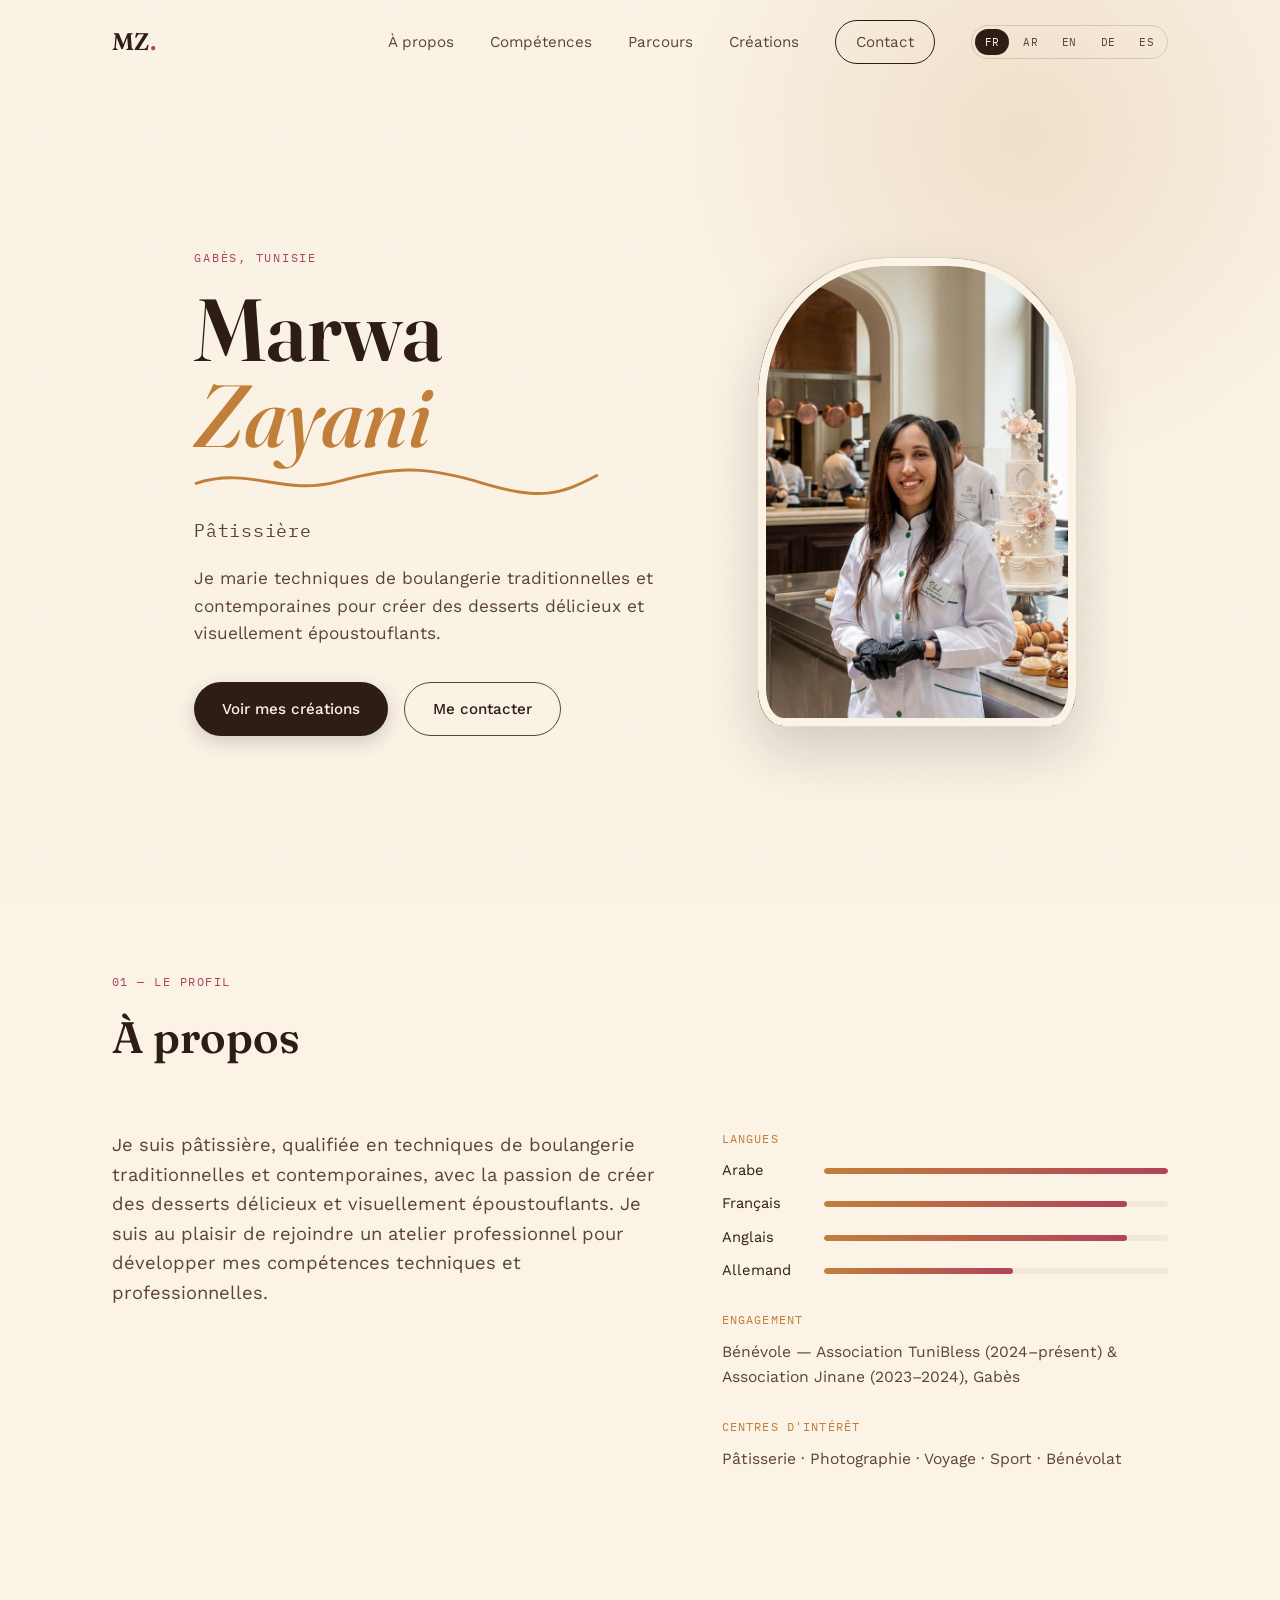
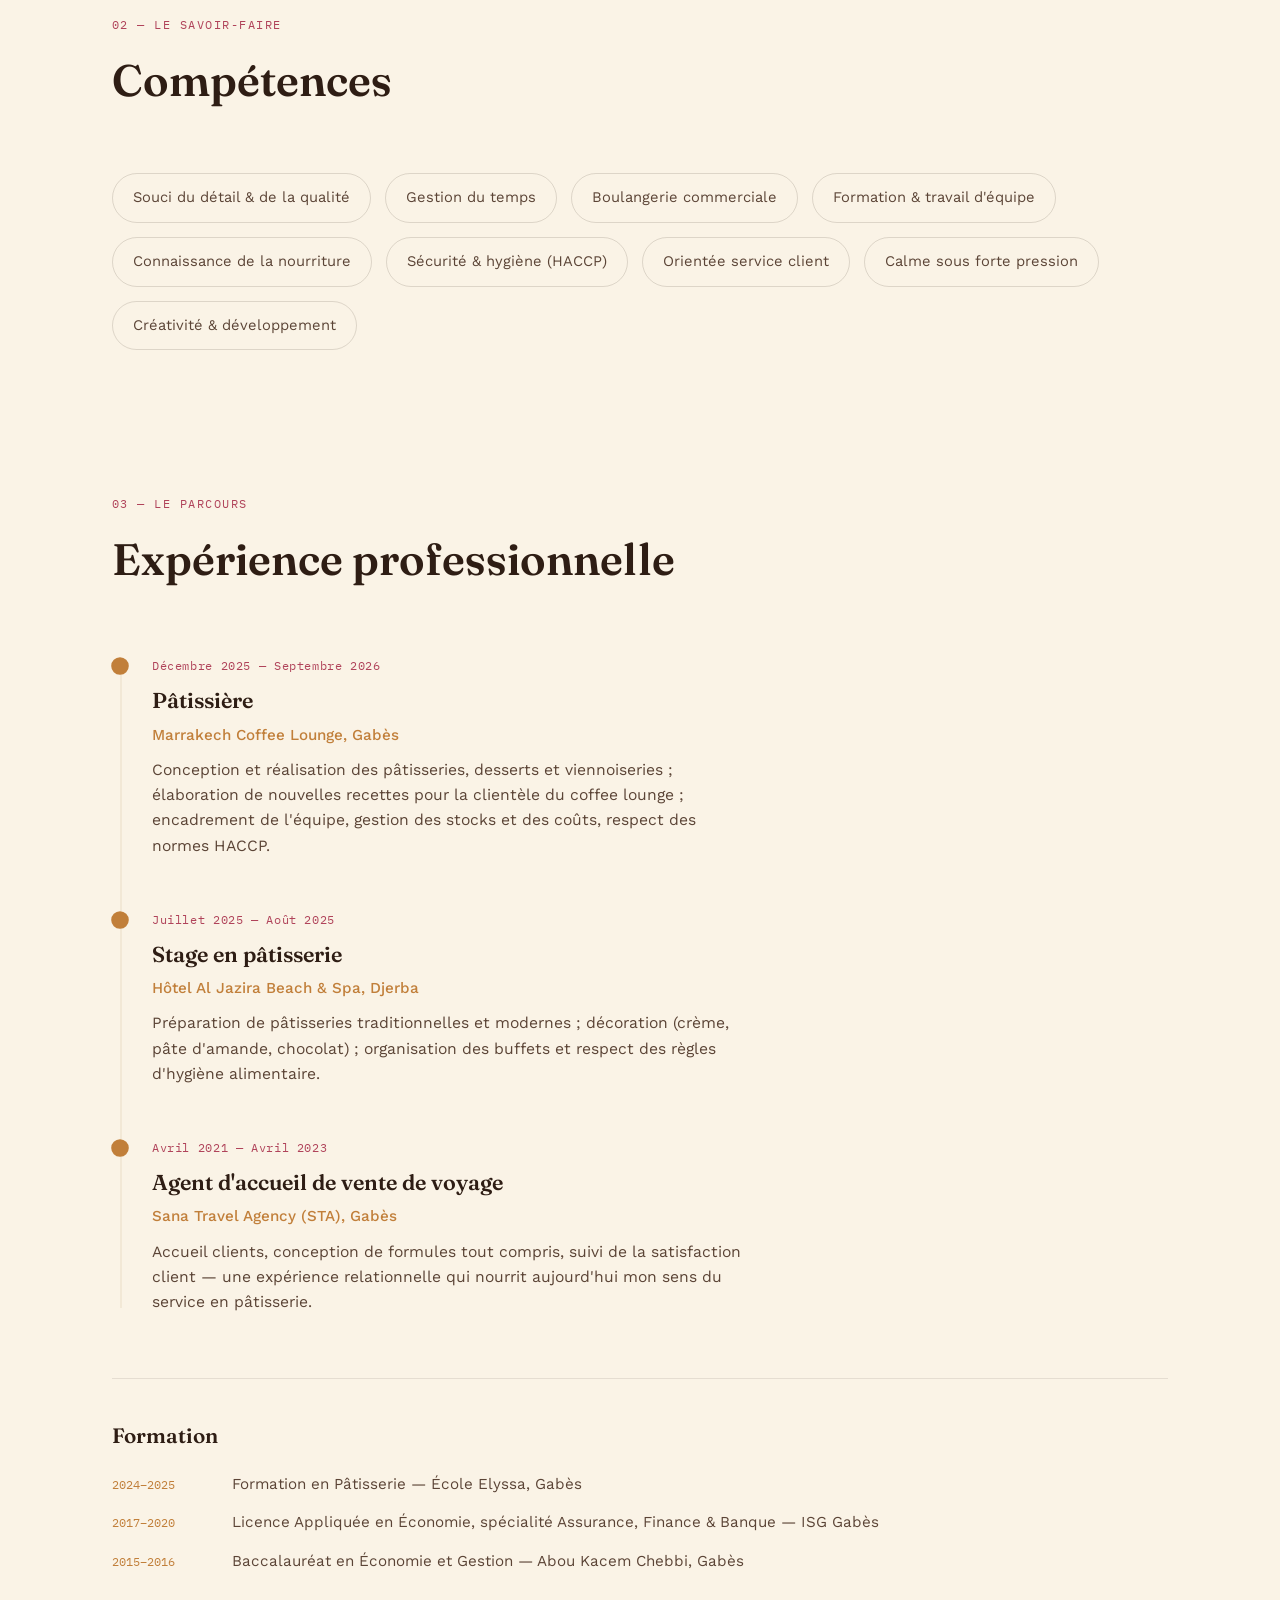
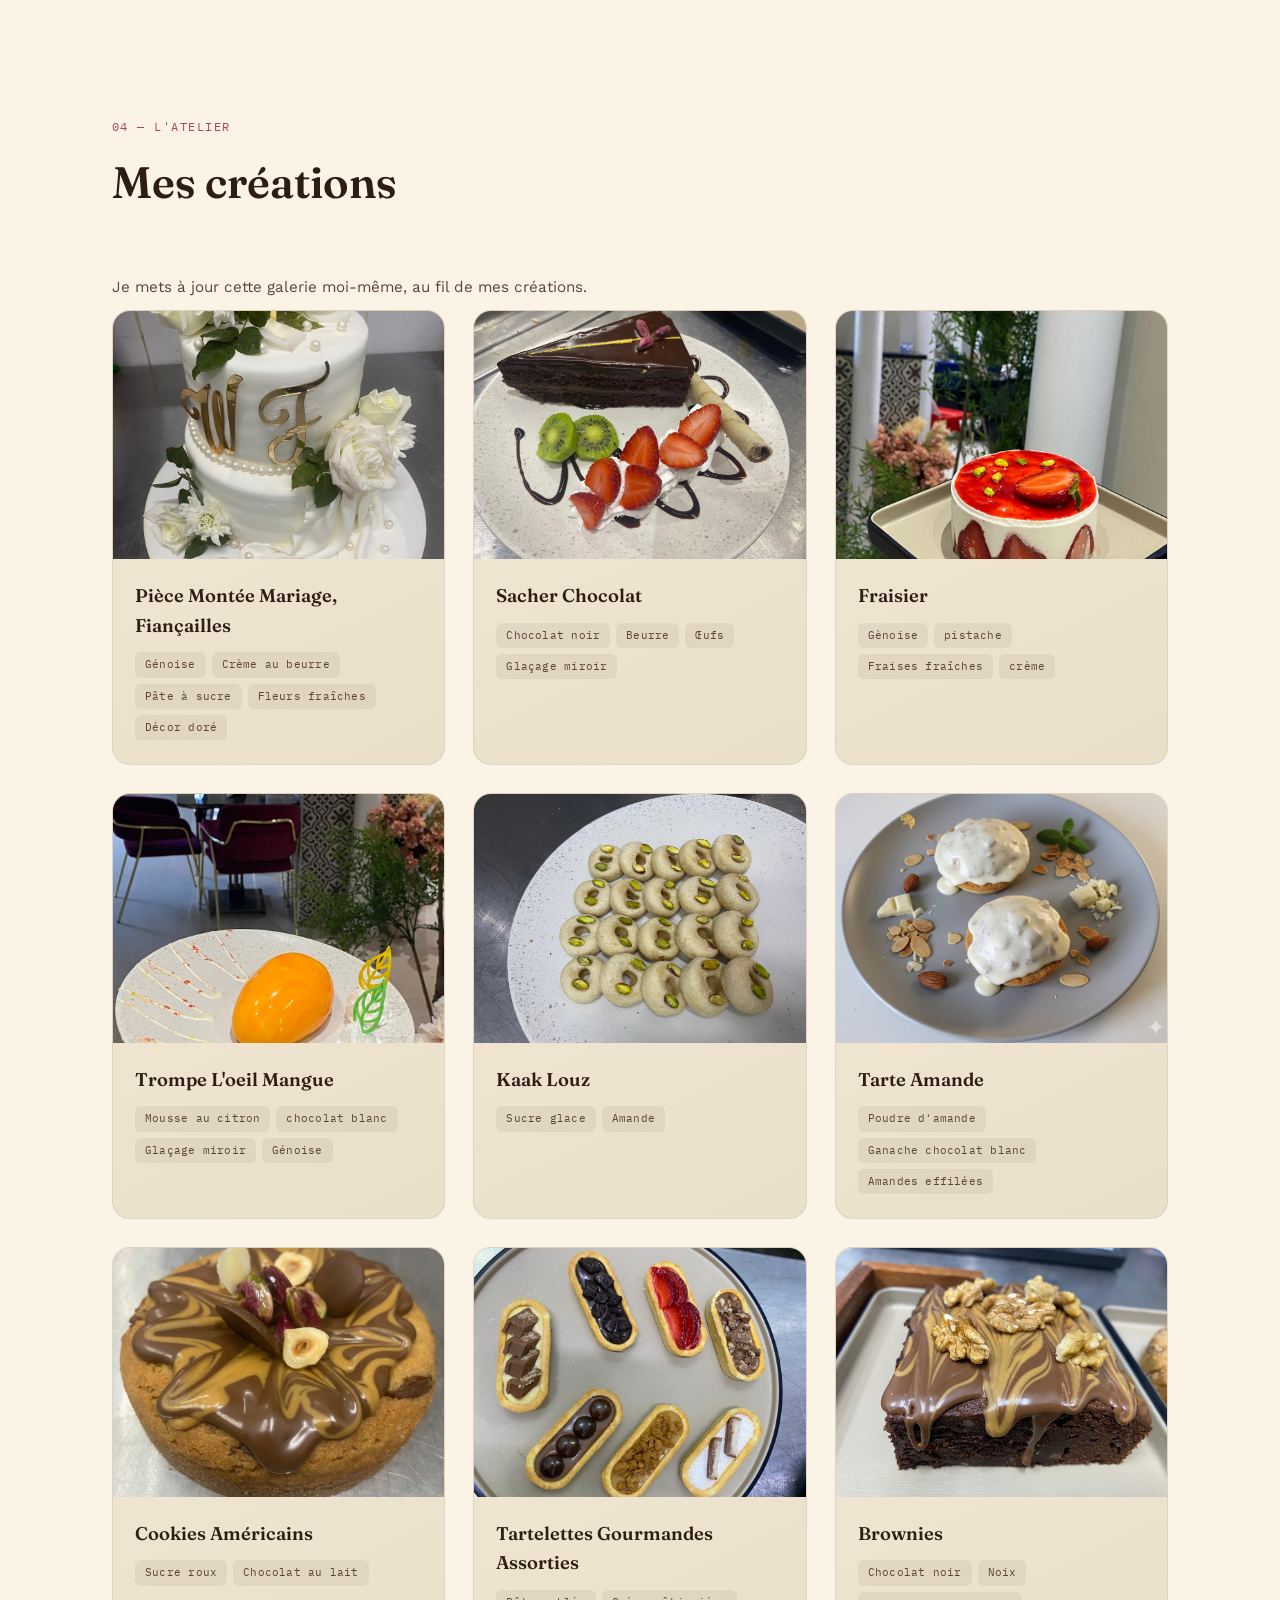
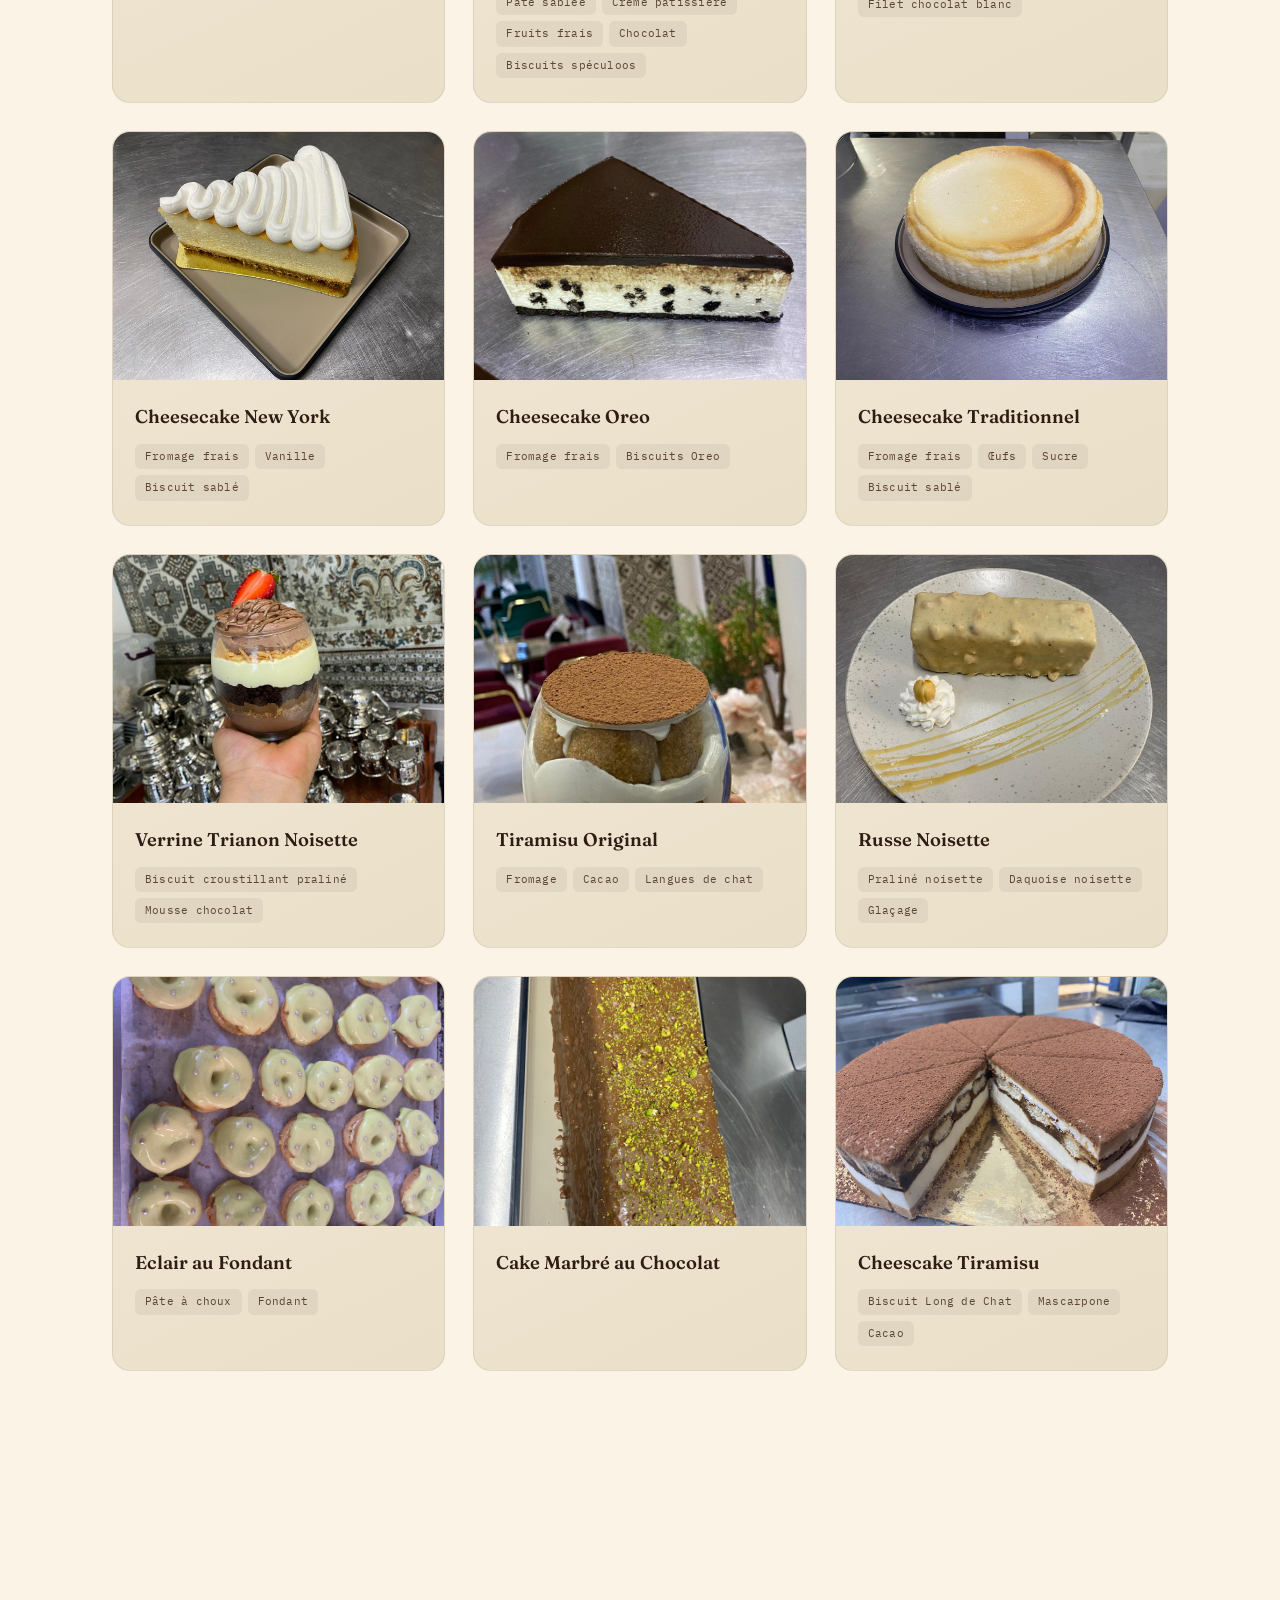
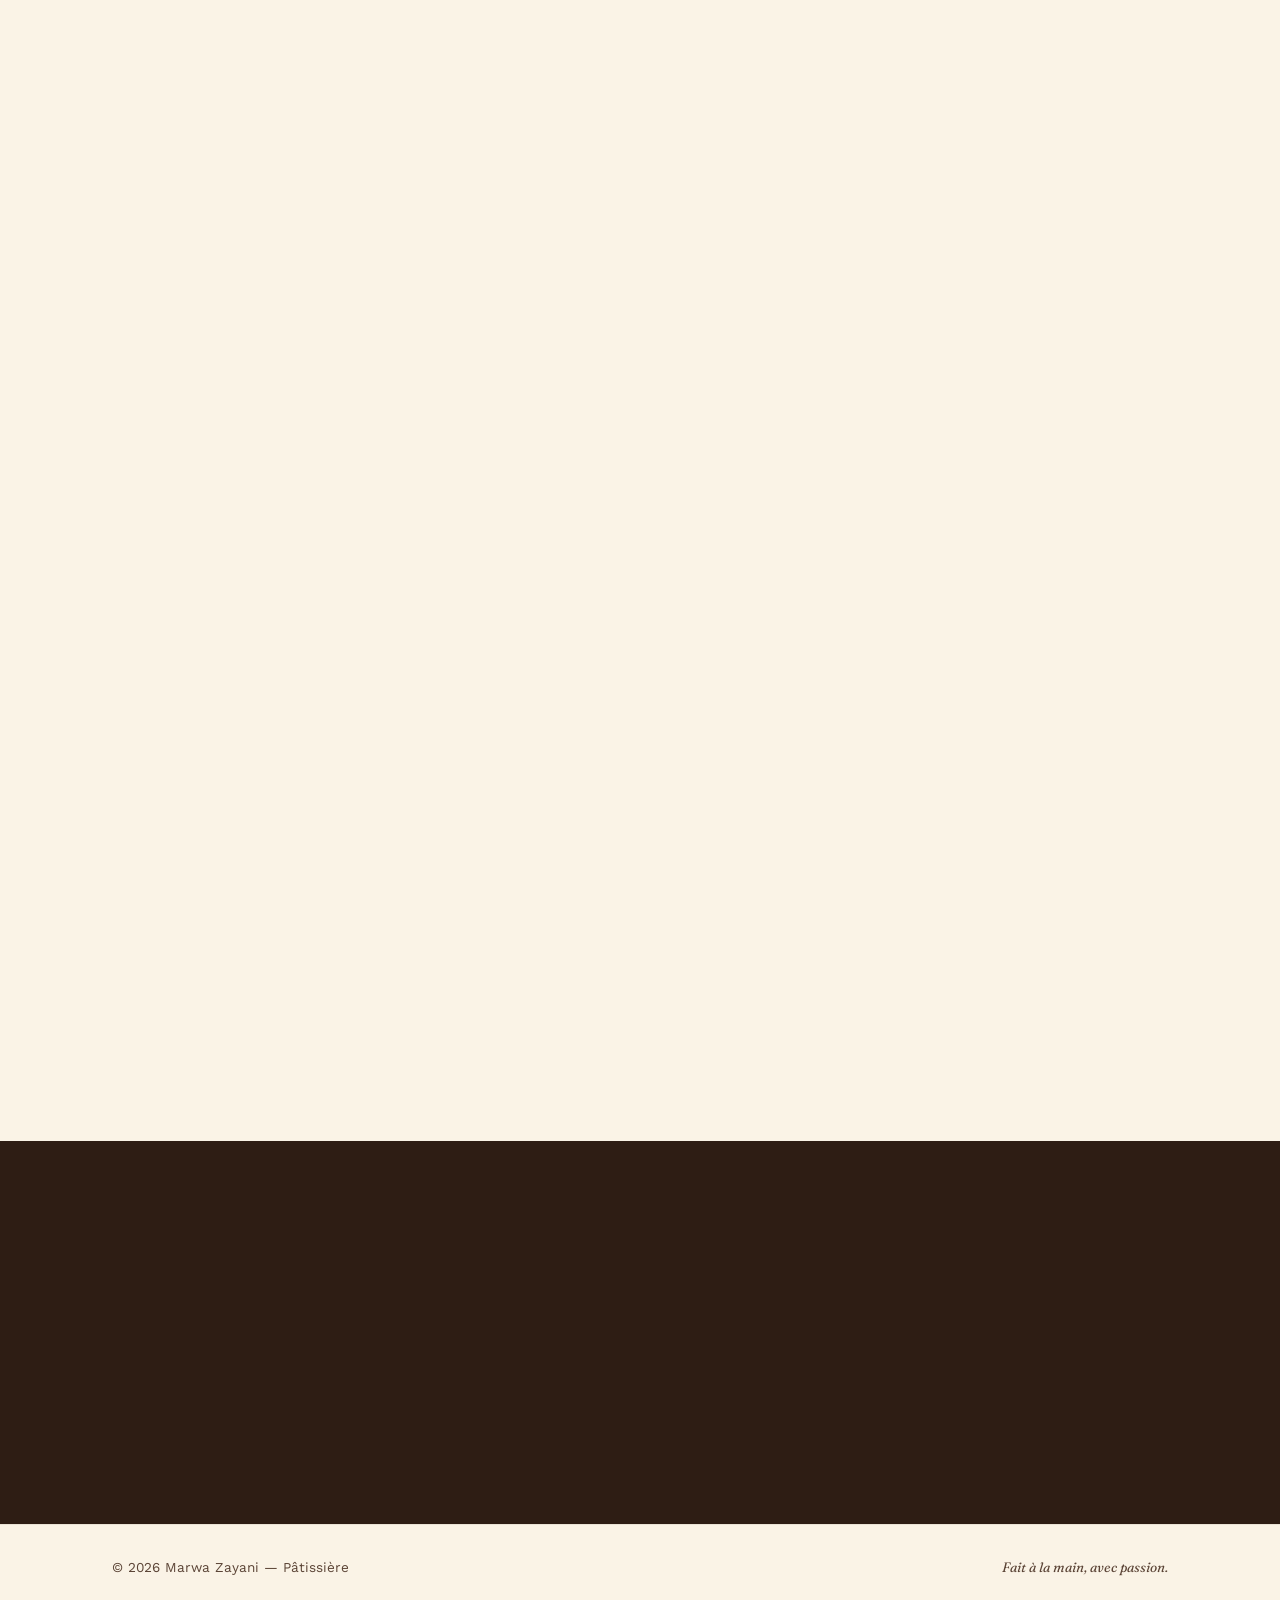
<file: index.html>
<!DOCTYPE html>
<html lang="fr">
<head>
<meta charset="UTF-8">
<meta name="viewport" content="width=device-width, initial-scale=1.0">
<title>Marwa Zayani — Pâtissière</title>
<meta name="description" content="Portfolio de Marwa Zayani, pâtissière à Gabès, Tunisie — créations, expérience professionnelle et savoir-faire.">
<link rel="preconnect" href="https://fonts.googleapis.com">
<link rel="preconnect" href="https://fonts.gstatic.com" crossorigin>
<link href="https://fonts.googleapis.com/css2?family=Fraunces:ital,opsz,wght@0,9..144,400;0,9..144,500;0,9..144,600;1,9..144,500&family=Work+Sans:wght@300;400;500;600&family=IBM+Plex+Mono:wght@400;500&family=Tajawal:wght@400;500;700&display=swap" rel="stylesheet">
<link rel="stylesheet" href="css/style.css?v=2">
</head>
<body>

<div class="grain"></div>

<header class="site-header" id="site-header">
  <div class="wrap header-inner">
    <a href="#accueil" class="logo">MZ<span class="logo-dot">.</span></a>
    <div class="header-right">
      <nav class="main-nav" id="main-nav">
        <a href="#apropos" data-i18n="nav_about">À propos</a>
        <a href="#competences" data-i18n="nav_skills">Compétences</a>
        <a href="#experience" data-i18n="nav_experience">Parcours</a>
        <a href="#galerie" data-i18n="nav_gallery">Créations</a>
        <a href="#contact" class="nav-cta" data-i18n="nav_contact">Contact</a>
      </nav>
      <div class="lang-switch" role="group" data-i18n-attr="aria-label:lang_switch_label" aria-label="Choisir la langue">
        <button type="button" class="lang-btn" data-lang="fr">FR</button>
        <button type="button" class="lang-btn" data-lang="ar">AR</button>
        <button type="button" class="lang-btn" data-lang="en">EN</button>
        <button type="button" class="lang-btn" data-lang="de">DE</button>
        <button type="button" class="lang-btn" data-lang="es">ES</button>
      </div>
      <button class="nav-toggle" id="nav-toggle" data-i18n-attr="aria-label:nav_toggle_label" aria-label="Ouvrir le menu" aria-expanded="false">
        <span></span><span></span><span></span>
      </button>
    </div>
  </div>
</header>

<main>

  <section id="accueil" class="hero">
    <div class="wrap hero-inner">
      <div class="hero-text">
        <p class="eyebrow reveal" data-i18n="hero_eyebrow">Gabès, Tunisie</p>
        <h1 class="hero-title reveal">
          <span class="hero-first">Marwa</span>
          <span class="hero-last">Zayani</span>
        </h1>
        <svg class="piped-underline" viewBox="0 0 420 32" fill="none" aria-hidden="true">
          <path d="M2 20 C 60 2, 90 34, 150 18 S 240 2, 300 20 S 380 32, 418 12" stroke="var(--caramel)" stroke-width="3" stroke-linecap="round"/>
        </svg>
        <p class="hero-role reveal" data-i18n="hero_role">Pâtissière</p>
        <p class="hero-tagline reveal" data-i18n="hero_tagline">Je marie techniques de boulangerie traditionnelles et contemporaines pour créer des desserts délicieux et visuellement époustouflants.</p>
        <div class="hero-actions reveal">
          <a href="#galerie" class="btn btn-primary" data-i18n="hero_cta_primary">Voir mes créations</a>
          <a href="#contact" class="btn btn-ghost" data-i18n="hero_cta_secondary">Me contacter</a>
        </div>
      </div>
      <div class="hero-visual reveal">
        <div class="portrait-frame">
          <img src="assets/marwa-portrait.jpeg" alt="Marwa Zayani, pâtissière" class="portrait-img">
          <svg viewBox="0 0 200 200" class="badge-swirl" aria-hidden="true">
            <path d="M100 30 C 130 30, 150 55, 145 85 C 140 115, 110 120, 100 100 C 92 84, 108 78, 118 90 C 130 105, 118 130, 95 128 C 65 126, 50 95, 65 65 C 78 40, 100 30, 100 30 Z" fill="none" stroke="var(--or)" stroke-width="2.5"/>
          </svg>
        </div>
      </div>
    </div>
  </section>

  <section id="apropos" class="section about">
    <div class="wrap">
      <p class="section-eyebrow reveal" data-i18n="about_eyebrow">01 — Le profil</p>
      <h2 class="section-title reveal" data-i18n="about_title">À propos</h2>
      <svg class="mini-pipe reveal" viewBox="0 0 120 12" aria-hidden="true"><path d="M2 6 C 20 -2, 30 14, 48 6 S 78 -2, 96 6 S 110 14, 118 6" stroke="var(--caramel)" stroke-width="2" fill="none" stroke-linecap="round"/></svg>

      <div class="about-grid">
        <p class="about-text reveal" data-i18n="about_text">
          Je suis pâtissière, qualifiée en techniques de boulangerie traditionnelles et contemporaines, avec la passion
          de créer des desserts délicieux et visuellement époustouflants. Je suis au plaisir de rejoindre un atelier
          professionnel pour développer mes compétences techniques et professionnelles.
        </p>

        <div class="about-facts reveal">
          <div class="fact">
            <span class="fact-label" data-i18n="about_lang_label">Langues</span>
            <ul class="lang-list">
              <li><span data-i18n="lang_ar">Arabe</span><i class="lang-bar" style="--lvl:100%" data-i18n="level_native">Maternelle</i></li>
              <li><span data-i18n="lang_fr">Français</span><i class="lang-bar" style="--lvl:88%" data-i18n="level_advanced">Avancé</i></li>
              <li><span data-i18n="lang_en">Anglais</span><i class="lang-bar" style="--lvl:88%" data-i18n="level_advanced">Avancé</i></li>
              <li><span data-i18n="lang_de">Allemand</span><i class="lang-bar" style="--lvl:55%" data-i18n="level_intermediate">Intermédiaire</i></li>
            </ul>
          </div>
          <div class="fact">
            <span class="fact-label" data-i18n="about_engagement_label">Engagement</span>
            <p class="fact-body" data-i18n="about_engagement_text">Bénévole — Association TuniBless (2024–présent) &amp; Association Jinane (2023–2024), Gabès</p>
          </div>
          <div class="fact">
            <span class="fact-label" data-i18n="about_interests_label">Centres d'intérêt</span>
            <p class="fact-body" data-i18n="about_interests_text">Pâtisserie · Photographie · Voyage · Sport · Bénévolat</p>
          </div>
        </div>
      </div>
    </div>
  </section>

  <section id="competences" class="section skills">
    <div class="wrap">
      <p class="section-eyebrow reveal" data-i18n="skills_eyebrow">02 — Le savoir-faire</p>
      <h2 class="section-title reveal" data-i18n="skills_title">Compétences</h2>
      <svg class="mini-pipe reveal" viewBox="0 0 120 12" aria-hidden="true"><path d="M2 6 C 20 -2, 30 14, 48 6 S 78 -2, 96 6 S 110 14, 118 6" stroke="var(--caramel)" stroke-width="2" fill="none" stroke-linecap="round"/></svg>

      <ul class="skills-grid" id="skills-grid">
        <li class="skill-chip reveal" data-i18n="skill_1">Souci du détail &amp; de la qualité</li>
        <li class="skill-chip reveal" data-i18n="skill_2">Gestion du temps</li>
        <li class="skill-chip reveal" data-i18n="skill_3">Boulangerie commerciale</li>
        <li class="skill-chip reveal" data-i18n="skill_4">Formation &amp; travail d'équipe</li>
        <li class="skill-chip reveal" data-i18n="skill_5">Connaissance de la nourriture</li>
        <li class="skill-chip reveal" data-i18n="skill_6">Sécurité &amp; hygiène (HACCP)</li>
        <li class="skill-chip reveal" data-i18n="skill_7">Orientée service client</li>
        <li class="skill-chip reveal" data-i18n="skill_8">Calme sous forte pression</li>
        <li class="skill-chip reveal" data-i18n="skill_9">Créativité &amp; développement</li>
      </ul>
    </div>
  </section>

  <section id="experience" class="section experience">
    <div class="wrap">
      <p class="section-eyebrow reveal" data-i18n="exp_eyebrow">03 — Le parcours</p>
      <h2 class="section-title reveal" data-i18n="exp_title">Expérience professionnelle</h2>
      <svg class="mini-pipe reveal" viewBox="0 0 120 12" aria-hidden="true"><path d="M2 6 C 20 -2, 30 14, 48 6 S 78 -2, 96 6 S 110 14, 118 6" stroke="var(--caramel)" stroke-width="2" fill="none" stroke-linecap="round"/></svg>

      <ol class="timeline" id="timeline">
        <li class="timeline-item reveal">
          <span class="timeline-date" data-i18n="exp1_date">Décembre 2025 — Septembre 2026</span>
          <h3 class="timeline-role" data-i18n="exp1_role">Pâtissière</h3>
          <p class="timeline-place" data-i18n="exp1_place">Marrakech Coffee Lounge, Gabès</p>
          <p class="timeline-desc" data-i18n="exp1_desc">Conception et réalisation des pâtisseries, desserts et viennoiseries ; élaboration de nouvelles recettes pour la clientèle du coffee lounge ; encadrement de l'équipe, gestion des stocks et des coûts, respect des normes HACCP.</p>
        </li>
        <li class="timeline-item reveal">
          <span class="timeline-date" data-i18n="exp2_date">Juillet 2025 — Août 2025</span>
          <h3 class="timeline-role" data-i18n="exp2_role">Stage en pâtisserie</h3>
          <p class="timeline-place" data-i18n="exp2_place">Hôtel Al Jazira Beach &amp; Spa, Djerba</p>
          <p class="timeline-desc" data-i18n="exp2_desc">Préparation de pâtisseries traditionnelles et modernes ; décoration (crème, pâte d'amande, chocolat) ; organisation des buffets et respect des règles d'hygiène alimentaire.</p>
        </li>
        <li class="timeline-item reveal">
          <span class="timeline-date" data-i18n="exp3_date">Avril 2021 — Avril 2023</span>
          <h3 class="timeline-role" data-i18n="exp3_role">Agent d'accueil de vente de voyage</h3>
          <p class="timeline-place" data-i18n="exp3_place">Sana Travel Agency (STA), Gabès</p>
          <p class="timeline-desc" data-i18n="exp3_desc">Accueil clients, conception de formules tout compris, suivi de la satisfaction client — une expérience relationnelle qui nourrit aujourd'hui mon sens du service en pâtisserie.</p>
        </li>
      </ol>

      <div class="formation-block reveal">
        <h3 class="formation-title" data-i18n="formation_title">Formation</h3>
        <ul class="formation-list">
          <li><span class="f-date" data-i18n="f1_date">2024–2025</span><span class="f-name" data-i18n="f1_name">Formation en Pâtisserie — École Elyssa, Gabès</span></li>
          <li><span class="f-date" data-i18n="f2_date">2017–2020</span><span class="f-name" data-i18n="f2_name">Licence Appliquée en Économie, spécialité Assurance, Finance &amp; Banque — ISG Gabès</span></li>
          <li><span class="f-date" data-i18n="f3_date">2015–2016</span><span class="f-name" data-i18n="f3_name">Baccalauréat en Économie et Gestion — Abou Kacem Chebbi, Gabès</span></li>
        </ul>
      </div>
    </div>
  </section>

  <section id="galerie" class="section gallery">
    <div class="wrap">
      <p class="section-eyebrow reveal" data-i18n="gallery_eyebrow">04 — L'atelier</p>
      <h2 class="section-title reveal" data-i18n="gallery_title">Mes créations</h2>
      <svg class="mini-pipe reveal" viewBox="0 0 120 12" aria-hidden="true"><path d="M2 6 C 20 -2, 30 14, 48 6 S 78 -2, 96 6 S 110 14, 118 6" stroke="var(--caramel)" stroke-width="2" fill="none" stroke-linecap="round"/></svg>
      <p class="gallery-note reveal" data-i18n="gallery_note">Je mets à jour cette galerie moi-même, au fil de mes créations.</p>
      <p class="gallery-auto-note" id="gallery-auto-note"></p>

      <div class="gallery-grid" id="gallery-grid" aria-busy="false">
        <!-- injecté par js/main.js + js/i18n.js depuis data/products.json -->
      </div>
    </div>
  </section>

  <section id="contact" class="section contact">
    <div class="wrap contact-inner">
      <div>
        <p class="section-eyebrow reveal" data-i18n="contact_eyebrow">05 — Restons en contact</p>
        <h2 class="section-title reveal" data-i18n="contact_title">Travaillons ensemble</h2>
        <p class="contact-text reveal" data-i18n="contact_text">Je suis disponible pour rejoindre un atelier, un hôtel ou un coffee lounge à la recherche d'une pâtissière rigoureuse et créative.</p>
      </div>
      <ul class="contact-list reveal">
        <li>
          <a href="tel:+21626147444" class="contact-row">
            <span class="contact-icon" aria-hidden="true">
              <svg viewBox="0 0 24 24" fill="none" stroke="currentColor" stroke-width="1.6" stroke-linecap="round" stroke-linejoin="round"><path d="M4 4h4l2 5-2.5 1.5a11 11 0 0 0 5 5L14 13l5 2v4a2 2 0 0 1-2 2C9.5 21 3 14.5 3 6a2 2 0 0 1 1-2Z"/></svg>
            </span>
            <span class="contact-text"><span class="contact-label" data-i18n="contact_phone_label">Téléphone</span>+216 26 147 444</span>
          </a>
        </li>
        <li>
          <a href="mailto:m.zayanimarwa@gmail.com" class="contact-row">
            <span class="contact-icon" aria-hidden="true">
              <svg viewBox="0 0 24 24" fill="none" stroke="currentColor" stroke-width="1.6" stroke-linecap="round" stroke-linejoin="round"><rect x="3" y="5" width="18" height="14" rx="2"/><path d="m4 7 8 6 8-6"/></svg>
            </span>
            <span class="contact-text"><span class="contact-label" data-i18n="contact_email_label">Email</span>m.zayanimarwa@gmail.com</span>
          </a>
        </li>
        <li>
          <span class="contact-row">
            <span class="contact-icon" aria-hidden="true">
              <svg viewBox="0 0 24 24" fill="none" stroke="currentColor" stroke-width="1.6" stroke-linecap="round" stroke-linejoin="round"><path d="M12 21s7-6.2 7-11.5A7 7 0 0 0 5 9.5C5 14.8 12 21 12 21Z"/><circle cx="12" cy="9.5" r="2.4"/></svg>
            </span>
            <span class="contact-text"><span class="contact-label" data-i18n="contact_location_label">Localisation</span><span data-i18n="contact_location_value">Gabès, Tunisie</span></span>
          </span>
        </li>
      </ul>
    </div>
  </section>

</main>

<footer class="site-footer">
  <div class="wrap footer-inner">
    <span>© <span id="year"></span> <span data-i18n="footer_role">Marwa Zayani — Pâtissière</span></span>
    <span class="footer-signature" data-i18n="footer_signature">Fait à la main, avec passion.</span>
  </div>
</footer>

<script src="js/main.js?v=3"></script>
<script src="js/i18n.js?v=2"></script>
<script src="https://identity.netlify.com/v1/netlify-identity-widget.js"></script>
<script>
  if (window.netlifyIdentity) {
    window.netlifyIdentity.on('init', user => {
      if (!user) {
        window.netlifyIdentity.on('login', () => { document.location.href = '/admin/'; });
      }
    });
  }
</script>
</body>
</html>
</file>
<file: css/style.css>
:root{
  --creme:#FAF3E6;
  --creme-2:#F2E8D6;
  --chocolat:#2E1D14;
  --chocolat-soft:#5B4436;
  --caramel:#C17F3A;
  --framboise:#B0435A;
  --or:#C9A24B;

  --font-display:'Fraunces', serif;
  --font-body:'Work Sans', sans-serif;
  --font-mono:'IBM Plex Mono', monospace;
  --font-arabic:'Tajawal', sans-serif;

  --ease-out: cubic-bezier(0.16, 1, 0.3, 1);
  --ease-in-out: cubic-bezier(0.4, 0, 0.2, 1);

  --header-h: 84px;
}

*,*::before,*::after{box-sizing:border-box;}
html{scroll-behavior:smooth; scroll-padding-top: var(--header-h);}
body{
  margin:0;
  background:var(--creme);
  color:var(--chocolat);
  font-family:var(--font-body);
  font-weight:400;
  line-height:1.6;
  -webkit-font-smoothing:antialiased;
}
img{max-width:100%; display:block;}
a{color:inherit; text-decoration:none;}
ul,ol{list-style:none; margin:0; padding:0;}
h1,h2,h3{font-family:var(--font-display); margin:0; font-weight:600;}
p{margin:0;}

.wrap{
  max-width:1120px;
  margin:0 auto;
  padding:0 32px;
}

.grain{
  position:fixed; inset:0; pointer-events:none; z-index:1;
  opacity:.035; mix-blend-mode:multiply;
  background-image:url("data:image/svg+xml;utf8,<svg xmlns='http://www.w3.org/2000/svg' width='120' height='120'><filter id='n'><feTurbulence type='fractalNoise' baseFrequency='0.9' numOctaves='2' stitchTiles='stitch'/></filter><rect width='100%25' height='100%25' filter='url(%23n)'/></svg>");
}

:focus-visible{
  outline: 2px solid var(--framboise);
  outline-offset: 3px;
}

/* Header */
.site-header{
  position:fixed; top:0; left:0; right:0; z-index:50;
  height:var(--header-h);
  display:flex; align-items:center;
  background:rgba(250,243,230,0);
  transition: background .4s var(--ease-in-out), box-shadow .4s var(--ease-in-out), height .3s var(--ease-in-out);
}
.site-header.scrolled{
  background:rgba(250,243,230,.9);
  backdrop-filter: blur(10px);
  box-shadow:0 1px 0 rgba(46,29,20,.08);
  height:68px;
}
.header-inner{
  width:100%;
  display:flex; align-items:center; justify-content:space-between;
}
.logo{
  font-family:var(--font-display);
  font-size:1.5rem;
  font-weight:600;
  letter-spacing:.02em;
}
.logo-dot{color:var(--framboise);}
.header-right{display:flex; align-items:center; gap:36px;}
.main-nav{display:flex; align-items:center; gap:36px;}
.main-nav a{
  font-size:.95rem;
  position:relative;
  padding:4px 0;
  color:var(--chocolat-soft);
  transition:color .25s var(--ease-in-out);
}
.main-nav a:not(.nav-cta)::after{
  content:'';
  position:absolute; left:0; right:100%; bottom:-2px; height:1.5px;
  background:var(--caramel);
  transition:right .3s var(--ease-out);
}
.main-nav a:not(.nav-cta):hover{color:var(--chocolat);}
.main-nav a:not(.nav-cta):hover::after{right:0;}
.nav-cta{
  padding:9px 20px !important;
  border:1.5px solid var(--chocolat);
  border-radius:999px;
  transition: background .25s var(--ease-in-out), color .25s var(--ease-in-out), border-color .25s var(--ease-in-out);
}
.nav-cta:hover{background:var(--chocolat); color:var(--creme);}

.nav-toggle{
  display:none;
  width:32px; height:32px;
  background:none; border:none; cursor:pointer;
  flex-direction:column; justify-content:center; gap:6px;
  padding:0;
}
.nav-toggle span{
  display:block; height:2px; width:100%; background:var(--chocolat);
  transition: transform .3s var(--ease-in-out), opacity .3s var(--ease-in-out);
}

/* Language switch */
.lang-switch{
  display:flex; align-items:center; gap:4px;
  padding:3px;
  border:1px solid rgba(46,29,20,.14);
  border-radius:999px;
}
.lang-btn{
  font-family:var(--font-mono);
  font-size:.68rem;
  letter-spacing:.03em;
  padding:6px 10px;
  border:none;
  border-radius:999px;
  background:transparent;
  color:var(--chocolat-soft);
  cursor:pointer;
  transition:background .25s var(--ease-in-out), color .25s var(--ease-in-out);
}
.lang-btn:hover{color:var(--chocolat);}
.lang-btn.active{
  background:var(--chocolat);
  color:var(--creme);
}

/* Buttons */
.btn{
  display:inline-flex; align-items:center; justify-content:center;
  padding:14px 28px;
  border-radius:999px;
  font-size:.95rem;
  font-weight:500;
  transition: transform .25s var(--ease-out), background .25s var(--ease-in-out), color .25s var(--ease-in-out), box-shadow .25s var(--ease-in-out);
}
.btn-primary{
  background:var(--chocolat);
  color:var(--creme);
  box-shadow:0 6px 18px rgba(46,29,20,.18);
}
.btn-primary:hover{transform:translateY(-2px); box-shadow:0 10px 24px rgba(46,29,20,.24);}
.btn-ghost{
  border:1.5px solid var(--chocolat-soft);
  color:var(--chocolat);
}
.btn-ghost:hover{background:var(--chocolat); color:var(--creme); transform:translateY(-2px);}

/* Hero */
.hero{
  min-height:100vh;
  display:flex; align-items:center;
  padding-top:var(--header-h);
  position:relative;
  overflow:hidden;
}
.hero::before{
  content:'';
  position:absolute; top:-20%; right:-10%; width:60%; height:70%;
  background:radial-gradient(circle, rgba(193,127,58,.16), transparent 70%);
  z-index:0;
}
.hero-inner{
  display:grid;
  grid-template-columns:1.2fr .8fr;
  gap:48px;
  align-items:center;
  position:relative; z-index:1;
}
.eyebrow{
  font-family:var(--font-mono);
  font-size:.78rem;
  letter-spacing:.14em;
  text-transform:uppercase;
  color:var(--framboise);
  margin-bottom:18px;
}
.hero-title{
  font-size:clamp(3rem, 7vw, 5.5rem);
  line-height:.98;
  display:flex; flex-direction:column;
}
.hero-first{color:var(--chocolat);}
.hero-last{color:var(--caramel); font-style:italic; font-weight:500;}
.piped-underline{width:min(420px, 80%); height:auto; margin:6px 0 14px;}
.piped-underline path{
  stroke-dasharray:600;
  stroke-dashoffset:600;
  animation:draw 1.4s var(--ease-out) .5s forwards;
}
.hero-role{
  font-family:var(--font-mono);
  font-size:1.1rem;
  letter-spacing:.04em;
  color:var(--chocolat-soft);
  margin-bottom:20px;
}
.hero-tagline{
  max-width:46ch;
  font-size:1.08rem;
  color:var(--chocolat-soft);
  margin-bottom:34px;
}
.hero-actions{display:flex; gap:16px; flex-wrap:wrap;}

.hero-visual{
  display:flex; flex-direction:column; align-items:center; gap:14px;
}
.portrait-frame{
  position:relative;
  width:min(320px, 78vw);
  aspect-ratio:3/4.4;
  border-radius:40% 40% 8% 8% / 30% 30% 8% 8%;
  overflow:hidden;
  border:1.5px solid rgba(46,29,20,.1);
  box-shadow:0 24px 54px rgba(46,29,20,.18);
}
.portrait-frame::after{
  content:'';
  position:absolute; inset:0;
  border-radius:inherit;
  box-shadow:inset 0 0 0 8px var(--creme);
  pointer-events:none;
}
.portrait-img{
  width:100%; height:100%; object-fit:cover; object-position:top center;
}
.badge-swirl{
  position:absolute; top:-14px; right:-14px; width:64px; height:64px;
  filter:drop-shadow(0 2px 4px rgba(46,29,20,.2));
  animation:spin 40s linear infinite;
}

@keyframes draw{to{stroke-dashoffset:0;}}
@keyframes spin{to{transform:rotate(360deg);}}

/* Sections */
.section{padding:72px 0;}
.section-eyebrow{
  font-family:var(--font-mono);
  font-size:.78rem;
  letter-spacing:.12em;
  text-transform:uppercase;
  color:var(--framboise);
  margin-bottom:10px;
}
.section-title{
  font-size:clamp(2rem, 4vw, 2.75rem);
  margin-bottom:14px;
}
.mini-pipe{width:120px; height:12px; margin-bottom:32px; display:block;}
.mini-pipe path{
  stroke-dasharray:200; stroke-dashoffset:200;
  transition:stroke-dashoffset .9s var(--ease-out);
}
.reveal.in-view .mini-pipe path{stroke-dashoffset:0;}

/* About */
.about-grid{
  display:grid;
  grid-template-columns:1.1fr .9fr;
  gap:64px;
  align-items:start;
}
.about-text{font-size:1.15rem; color:var(--chocolat-soft); max-width:52ch;}
.about-facts{display:flex; flex-direction:column; gap:28px;}
.fact-label{
  display:block;
  font-family:var(--font-mono);
  font-size:.72rem;
  letter-spacing:.1em;
  text-transform:uppercase;
  color:var(--caramel);
  margin-bottom:10px;
}
.fact-body{color:var(--chocolat-soft); font-size:.98rem;}
.lang-list{display:flex; flex-direction:column; gap:10px;}
.lang-list li{display:grid; grid-template-columns:90px 1fr; align-items:center; gap:12px; font-size:.92rem;}
.lang-bar{
  position:relative;
  display:block;
  height:6px;
  background:var(--creme-2);
  border-radius:999px;
  font-style:normal;
  overflow:hidden;
  color:transparent;
}
.lang-bar::after{
  content:'';
  position:absolute; left:0; top:0; bottom:0;
  width:0;
  background:linear-gradient(90deg, var(--caramel), var(--framboise));
  border-radius:999px;
  transition:width 1s var(--ease-out);
}
.reveal.in-view .lang-bar::after{width:var(--lvl);}

/* Skills */
.skills-grid{
  display:flex; flex-wrap:wrap; gap:14px;
}
.skill-chip{
  font-size:.92rem;
  padding:12px 20px;
  border:1.5px solid rgba(46,29,20,.14);
  border-radius:999px;
  color:var(--chocolat-soft);
  transition: border-color .25s var(--ease-in-out), color .25s var(--ease-in-out), transform .25s var(--ease-out), background .25s var(--ease-in-out);
}
.skill-chip:hover{
  border-color:var(--caramel);
  color:var(--chocolat);
  background:var(--creme-2);
  transform:translateY(-3px);
}

/* Timeline */
.timeline{position:relative; margin-bottom:64px;}
.timeline::before{
  content:'';
  position:absolute; left:8px; top:6px; bottom:6px; width:2px;
  background:linear-gradient(var(--creme-2), var(--creme-2));
  transform-origin:top;
}
.timeline-item{
  position:relative;
  padding:0 0 48px 40px;
}
.timeline-item:last-child{padding-bottom:0;}
.timeline-item::before{
  content:'';
  position:absolute; left:0; top:6px;
  width:16px; height:16px; border-radius:50%;
  background:var(--creme);
  border:2.5px solid var(--caramel);
  transition: background .3s var(--ease-in-out), transform .4s var(--ease-out);
}
.reveal.in-view.timeline-item::before{background:var(--caramel); transform:scale(1.1);}
.timeline-date{
  display:inline-block;
  font-family:var(--font-mono);
  font-size:.78rem;
  letter-spacing:.05em;
  color:var(--framboise);
  margin-bottom:8px;
}
.timeline-role{font-size:1.35rem; margin-bottom:4px;}
.timeline-place{color:var(--caramel); font-weight:500; margin-bottom:10px; font-size:.95rem;}
.timeline-desc{color:var(--chocolat-soft); max-width:60ch; font-size:.98rem;}

.formation-block{
  padding-top:40px;
  border-top:1px solid rgba(46,29,20,.1);
}
.formation-title{font-size:1.3rem; margin-bottom:20px;}
.formation-list{display:flex; flex-direction:column; gap:14px;}
.formation-list li{
  display:flex; gap:20px; align-items:baseline;
  font-size:.95rem; color:var(--chocolat-soft);
}
.f-date{
  font-family:var(--font-mono);
  font-size:.78rem;
  color:var(--caramel);
  min-width:100px;
  flex-shrink:0;
}

/* Gallery */
.gallery-note{color:var(--chocolat-soft); margin-bottom:10px; font-size:.95rem; max-width:56ch;}
.gallery-auto-note{color:var(--caramel); font-size:.8rem; font-style:italic; margin-bottom:30px; display:none;}
.gallery-grid{
  display:grid;
  grid-template-columns:repeat(auto-fill, minmax(260px, 1fr));
  gap:28px;
}
.gallery-card{
  position:relative;
  border-radius:18px;
  overflow:hidden;
  background:linear-gradient(155deg, var(--creme-2), #EADFC8);
  border:1px solid rgba(46,29,20,.08);
  transition: transform .35s var(--ease-out), box-shadow .35s var(--ease-out);
}
.gallery-card:hover{transform:translateY(-8px); box-shadow:0 24px 40px rgba(46,29,20,.16);}
.gallery-card-visual{
  aspect-ratio:4/3;
  display:flex; align-items:center; justify-content:center;
  position:relative;
  overflow:hidden;
}
.gallery-card-visual img{width:100%; height:100%; object-fit:cover;}
.gallery-icon{width:56px; height:56px; opacity:.55; transition:transform .4s var(--ease-out);}
.gallery-card:hover .gallery-icon{transform:scale(1.1) rotate(-4deg);}
.gallery-card-body{padding:22px 22px 24px;}
.gallery-card-name{font-size:1.15rem; margin-bottom:12px;}
.ingredient-list{display:flex; flex-wrap:wrap; gap:6px;}
.ingredient-list li{
  font-family:var(--font-mono);
  font-size:.68rem;
  letter-spacing:.02em;
  padding:4px 10px;
  border-radius:6px;
  background:rgba(46,29,20,.06);
  color:var(--chocolat-soft);
}

/* Contact */
.contact{background:var(--chocolat); color:var(--creme);}
.contact-inner{
  display:grid;
  grid-template-columns:1.1fr .9fr;
  gap:48px;
  align-items:center;
}
.contact .section-eyebrow{color:var(--or);}
.contact .section-title{color:var(--creme);}
.contact-text{color:rgba(250,243,230,.75); font-size:1.05rem; max-width:44ch;}
.contact-list{display:flex; flex-direction:column; gap:22px;}
.contact-row{
  display:flex;
  align-items:center;
  gap:18px;
  padding-bottom:14px;
  border-bottom:1px solid rgba(250,243,230,.18);
  font-size:1.15rem;
  transition:color .25s var(--ease-in-out), border-color .25s var(--ease-in-out);
}
a.contact-row:hover{color:var(--or); border-color:var(--or);}
a.contact-row:hover .contact-icon{transform:scale(1.1); border-color:var(--or); color:var(--or);}
.contact-icon{
  display:flex; align-items:center; justify-content:center;
  flex-shrink:0;
  width:44px; height:44px;
  border-radius:50%;
  border:1.5px solid rgba(250,243,230,.25);
  color:var(--or);
  transition:transform .25s var(--ease-out), border-color .25s var(--ease-in-out), color .25s var(--ease-in-out);
}
.contact-icon svg{width:20px; height:20px;}
.contact-label{
  display:block;
  font-family:var(--font-mono);
  font-size:.68rem;
  letter-spacing:.1em;
  text-transform:uppercase;
  color:var(--or);
  margin-bottom:6px;
}

/* Footer */
.site-footer{padding:32px 0; border-top:1px solid rgba(46,29,20,.08);}
.footer-inner{
  display:flex; justify-content:space-between; flex-wrap:wrap; gap:10px;
  font-size:.85rem; color:var(--chocolat-soft);
}
.footer-signature{font-style:italic; font-family:var(--font-display);}

/* Reveal on scroll */
.reveal{
  opacity:0;
  transform:translateY(24px);
  transition:opacity .7s var(--ease-out), transform .7s var(--ease-out);
}
.reveal.in-view{opacity:1; transform:translateY(0);}
.skills-grid .reveal, .gallery-grid .reveal{transition-delay:calc(var(--i, 0) * 60ms);}
.timeline-item.reveal{transition-delay:calc(var(--i, 0) * 120ms);}

@media (prefers-reduced-motion: reduce){
  *{animation-duration:.001ms !important; animation-iteration-count:1 !important; transition-duration:.001ms !important; scroll-behavior:auto !important;}
  .piped-underline path, .mini-pipe path{stroke-dashoffset:0;}
}

/* Responsive */
@media (max-width:960px){
  .hero-inner, .about-grid, .contact-inner{grid-template-columns:1fr;}
  .hero-visual{order:-1;}
  .badge-ring{width:180px;}
}

@media (max-width:760px){
  .main-nav{
    position:fixed; top:68px; left:0; right:0;
    flex-direction:column; align-items:flex-start; gap:0;
    background:var(--creme);
    padding:12px 32px 24px;
    border-bottom:1px solid rgba(46,29,20,.08);
    transform:translateY(-8px);
    opacity:0; pointer-events:none;
    transition:opacity .25s var(--ease-in-out), transform .25s var(--ease-in-out);
  }
  .main-nav.open{opacity:1; pointer-events:auto; transform:translateY(0);}
  .main-nav a{width:100%; padding:12px 0; border-bottom:1px solid rgba(46,29,20,.06);}
  .nav-cta{margin-top:10px; text-align:center;}
  .nav-toggle{display:flex;}
  .nav-toggle.open span:nth-child(1){transform:translateY(8px) rotate(45deg);}
  .nav-toggle.open span:nth-child(2){opacity:0;}
  .nav-toggle.open span:nth-child(3){transform:translateY(-8px) rotate(-45deg);}
  .section{padding:48px 0;}
  .wrap{padding:0 22px;}
  .header-right{gap:14px;}
  .lang-switch{padding:2px;}
  .lang-btn{padding:5px 7px; font-size:.62rem;}
}

/* RTL (Arabic) */
:root[dir="rtl"] body,
:root[dir="rtl"] h1, :root[dir="rtl"] h2, :root[dir="rtl"] h3,
:root[dir="rtl"] .eyebrow, :root[dir="rtl"] .section-eyebrow,
:root[dir="rtl"] .fact-label, :root[dir="rtl"] .contact-label,
:root[dir="rtl"] .hero-role, :root[dir="rtl"] .timeline-date,
:root[dir="rtl"] .f-date, :root[dir="rtl"] .logo,
:root[dir="rtl"] .lang-btn, :root[dir="rtl"] .skill-chip,
:root[dir="rtl"] .ingredient-list li{
  font-family:var(--font-arabic);
}
:root[dir="rtl"] .timeline::before{left:auto; right:8px;}
:root[dir="rtl"] .timeline-item{padding:0 40px 48px 0;}
:root[dir="rtl"] .timeline-item::before{left:auto; right:0;}
:root[dir="rtl"] .badge-swirl{right:auto; left:-14px;}
:root[dir="rtl"] .main-nav a:not(.nav-cta)::after{
  left:100%; right:0; transition:left .3s var(--ease-out);
}
:root[dir="rtl"] .main-nav a:not(.nav-cta):hover::after{left:0;}
</file>
